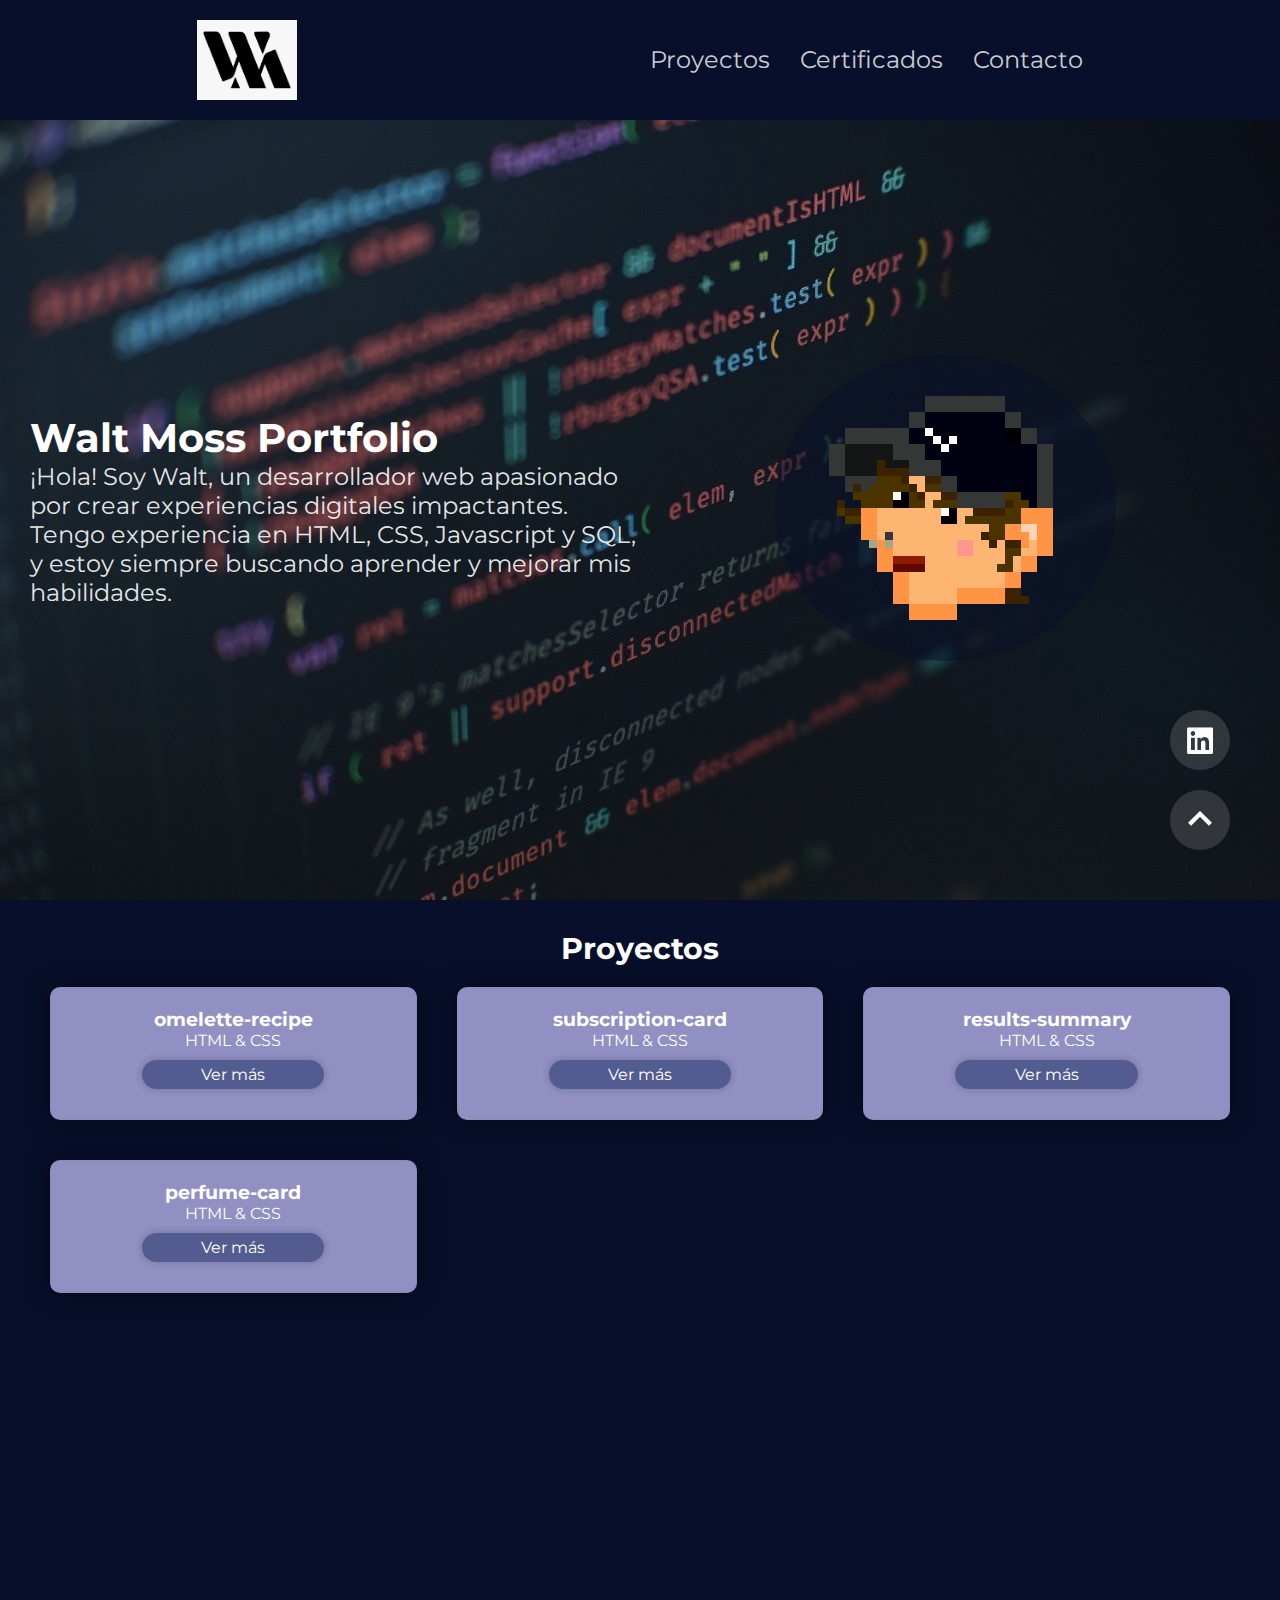
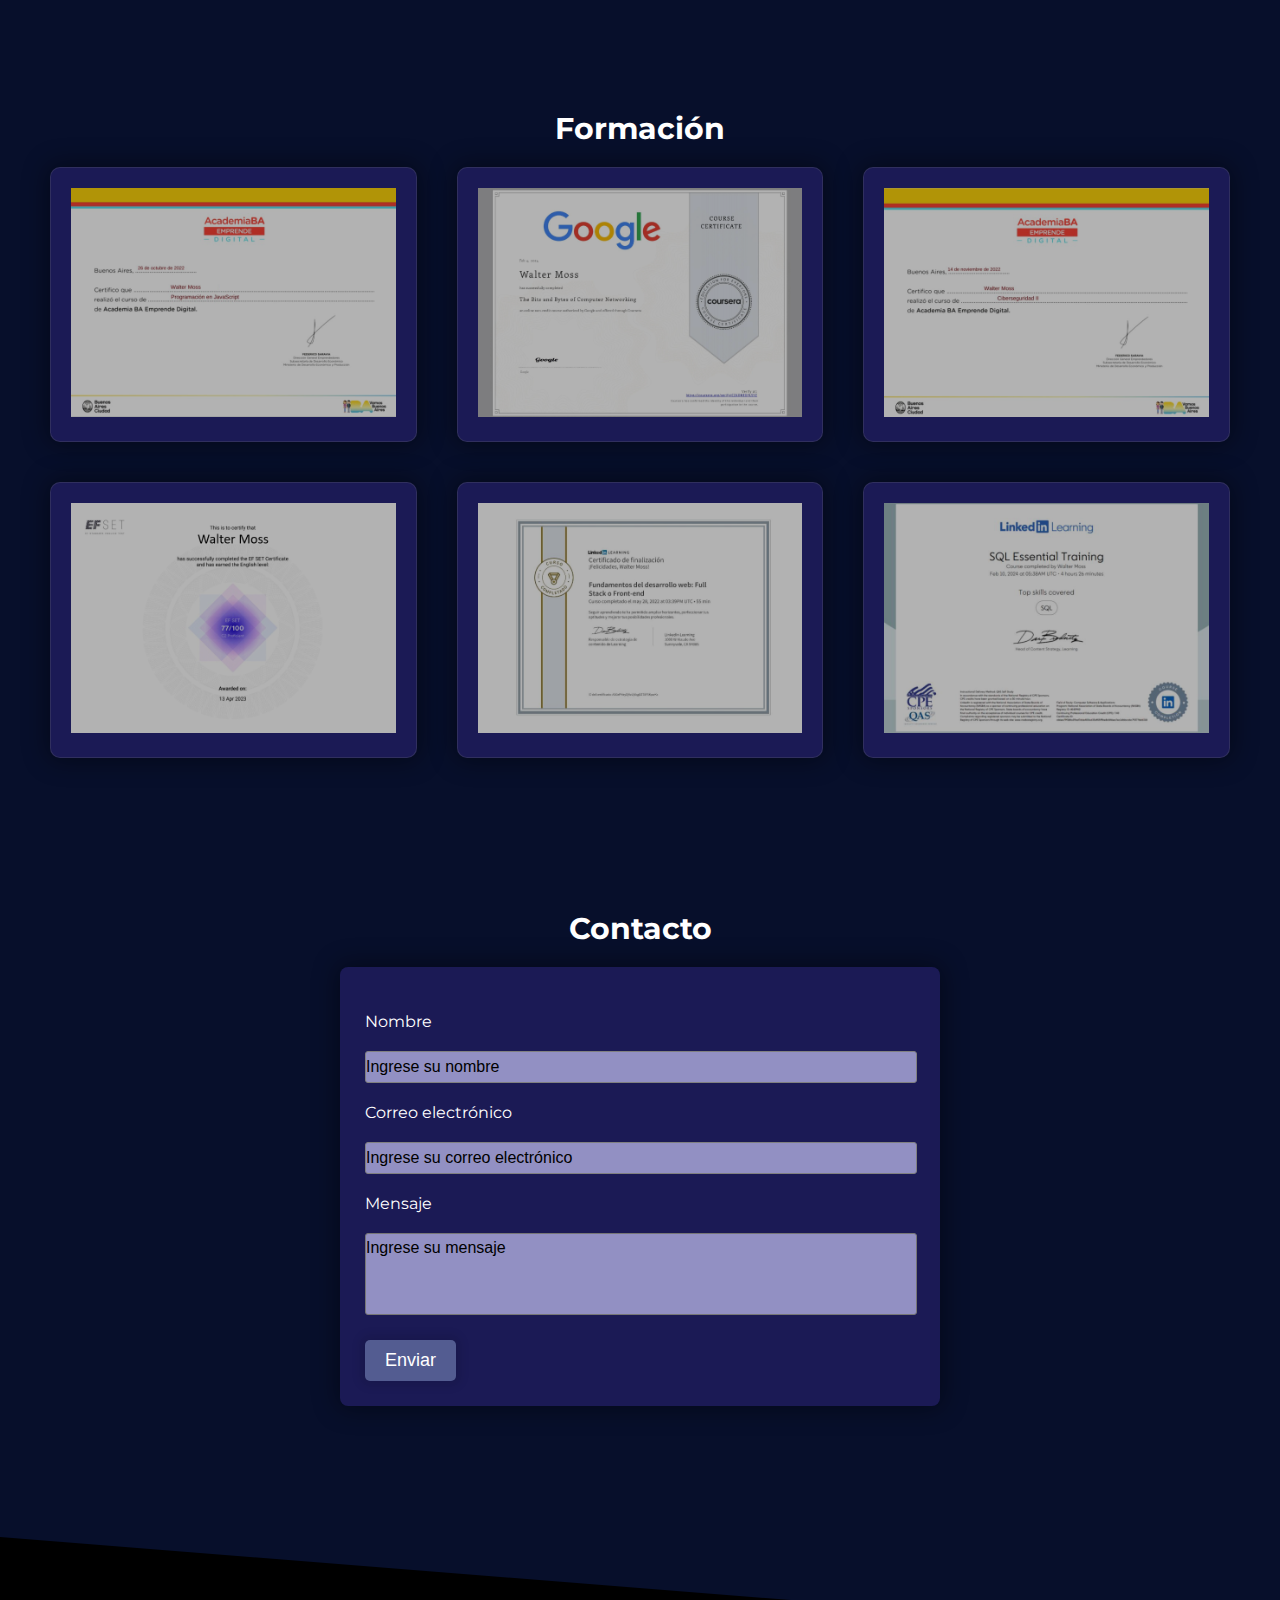
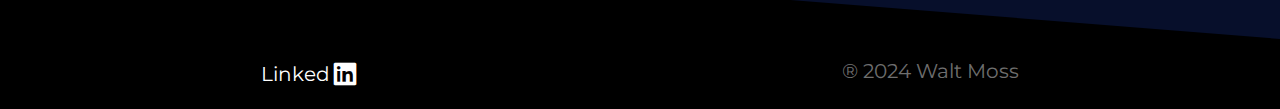
<file: index.html>
<!DOCTYPE html>
<html lang="es">
  <head>
    <meta charset="UTF-8" />
    <meta name="viewport" content="width=device-width, initial-scale=1.0" />
    <title>WMoss Portfolio</title>
    <link rel="stylesheet" href="./styles/style.css" />
    <link rel="icon" href="assets/wmicon.jpg" />
    <!-- Google Fonts -->
    <link rel="preconnect" href="https://fonts.googleapis.com" />
    <link rel="preconnect" href="https://fonts.gstatic.com" crossorigin />
    <link
      href="https://fonts.googleapis.com/css2?family=Fraunces:ital,opsz,wght@0,9..144,100..900;1,9..144,100..900&family=Montserrat:ital,wght@0,100..900;1,100..900&display=swap"
      rel="stylesheet"
    />
    <!-- Boxicons -->
    <link
      href="https://unpkg.com/boxicons@2.1.4/css/boxicons.min.css"
      rel="stylesheet"
    />
  </head>
  <body>
    <header>
      <img src="assets/wmicon.jpg" alt="" />
      <nav>
        <ul>
          <li><a href="#projects">Proyectos</a></li>
          <li><a href="#education">Certificados</a></li>
          <li><a href="#contact">Contacto</a></li>
        </ul>
      </nav>
    </header>
    <main>
      <section id="banner">
        <div class="banner-text">
          <h1>Walt Moss Portfolio</h1>
          <p>
            ¡Hola! Soy Walt, un desarrollador web apasionado por crear
            experiencias digitales impactantes. Tengo experiencia en HTML, CSS,
            Javascript y SQL, y estoy siempre buscando aprender y mejorar mis
            habilidades.
          </p>
        </div>
        <div class="banner-img"><img src="./assets/w.png" alt="" /></div>
      </section>
      <section id="projects">
        <h2>Proyectos</h2>
        <div class="projects-grid-container">
          <div class="projects-card">
            <h3>omelette-recipe</h3>
            <p>HTML & CSS</p>
            <a href="./omelette-recipe/omelette-recipe.html" target="_blank"
              >Ver más</a
            >
          </div>
          <div class="projects-card">
            <h3>subscription-card</h3>
            <p>HTML & CSS</p>
            <a href="./subscription-card/subscription-card.html" target="_blank"
              >Ver más</a
            >
          </div>
          <div class="projects-card">
            <h3>results-summary</h3>
            <p>HTML & CSS</p>
            <a href="./results-summary/results-summary.html" target="_blank"
              >Ver más</a
            >
          </div>
          <div class="projects-card">
            <h3>perfume-card</h3>
            <p>HTML & CSS</p>
            <a href="./perfume-card/perfume-card.html" target="_blank"
              >Ver más</a
            >
          </div>
        </div>
      </section>
      <section id="education">
        <h2>Formación</h2>
        <div class="education-grid-container">
          <div class="education-card">
            <div class="education-img-container">
              <img src="./assets/academiaba.png" alt="" />
            </div>
          </div>
          <div class="education-card">
            <div class="education-img-container">
              <img src="./assets/bitsandbytes.png" alt="" />
            </div>
          </div>
          <div class="education-card">
            <div class="education-img-container">
              <img src="./assets/ciberseguridad.png" alt="" />
            </div>
          </div>
          <div class="education-card">
            <div class="education-img-container">
              <img src="./assets/efset.png" alt="" />
            </div>
          </div>
          <div class="education-card">
            <div class="education-img-container">
              <img src="./assets/fullstack.png" alt="" />
            </div>
          </div>
          <div class="education-card">
            <div class="education-img-container">
              <img src="./assets/sql.png" alt="" />
            </div>
          </div>
        </div>
      </section>
      <section id="contact">
        <h2>Contacto</h2>
        <form action="https://formspree.io/f/mnqelopo" method="POST">
          <label
            >Nombre
            <input
              id="name"
              name="name"
              type="text"
              placeholder="Ingrese su nombre"
              required
          /></label>
          <label
            >Correo electrónico
            <input
              id="email"
              name="email"
              type="email"
              placeholder="Ingrese su correo electrónico"
              required
          /></label>
          <label>
            Mensaje
            <textarea
              name="textarea"
              placeholder="Ingrese su mensaje"
              required
            ></textarea>
          </label>
          <button type="submit">Enviar</button>
        </form>
      </section>
      <!-- Scroll-up button -->
      <a class="scroll-up" href="#"><i class="bx bx-chevron-up"></i></a>
      <!-- LinkedIn button -->
      <a
        href="https://www.linkedin.com/in/walt-moss/"
        class="linkedin"
        target="_blank"
        ><i class="bx bxl-linkedin-square"></i
      ></a>
      <!-- Separator -->
      <div class="separator"></div>
    </main>
    <footer>
      <a href="https://www.linkedin.com/in/walt-moss/" target="_blank"
        >Linked <i class="bx bxl-linkedin-square"></i
      ></a>
      <p>® 2024 Walt Moss</p>
    </footer>
  </body>
</html>
</file>
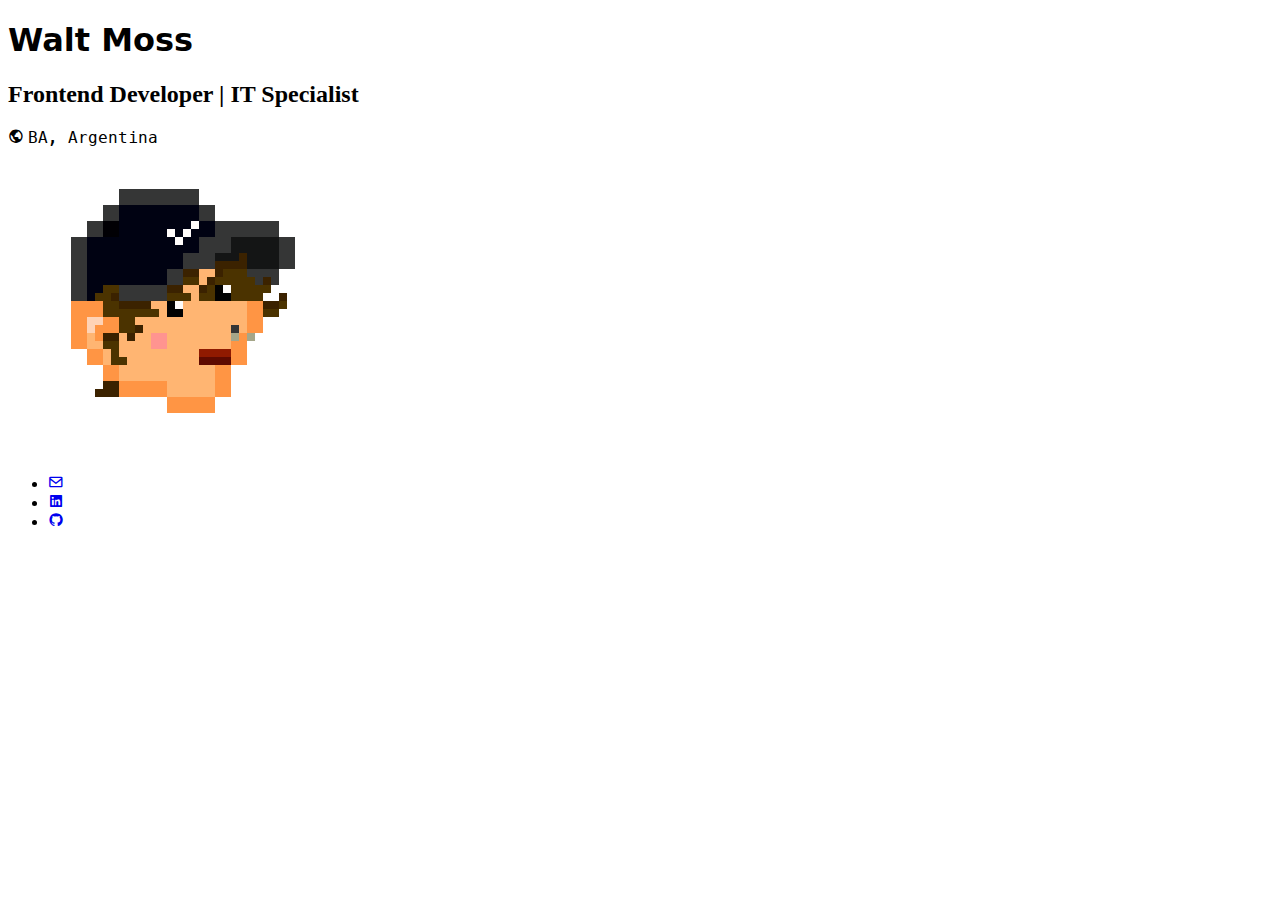
<file: new-portfolio-version/index.html>
<!DOCTYPE html>
<html lang="en">
  <head>
    <meta charset="UTF-8" />
    <meta name="viewport" content="width=device-width, initial-scale=1.0" />
    <title>Portfolio | Walt Moss</title>
    <link rel="stylesheet" href="./styles/style.css" />
    <link
      href="https://unpkg.com/boxicons@2.1.4/css/boxicons.min.css"
      rel="stylesheet"
    />
  </head>
  <body>
    <main>
      <section>
        <div>
          <h1>Walt Moss</h1>
          <h2>Frontend Developer | IT Specialist</h2>
          <div>
            <i class="bx bx-world"></i>
            <span>BA, Argentina</span>
          </div>
        </div>
        <div>
          <img
            src="./assets/img/w.png"
            alt="Foto de perfil"
            title="Foto de perfil"
          />
        </div>
        <ul id="social-list"></ul>
      </section>
      <section></section>
      <section></section>
      <section></section>
    </main>
    <script src="./app/main.js"></script>
  </body>
</html>
</file>
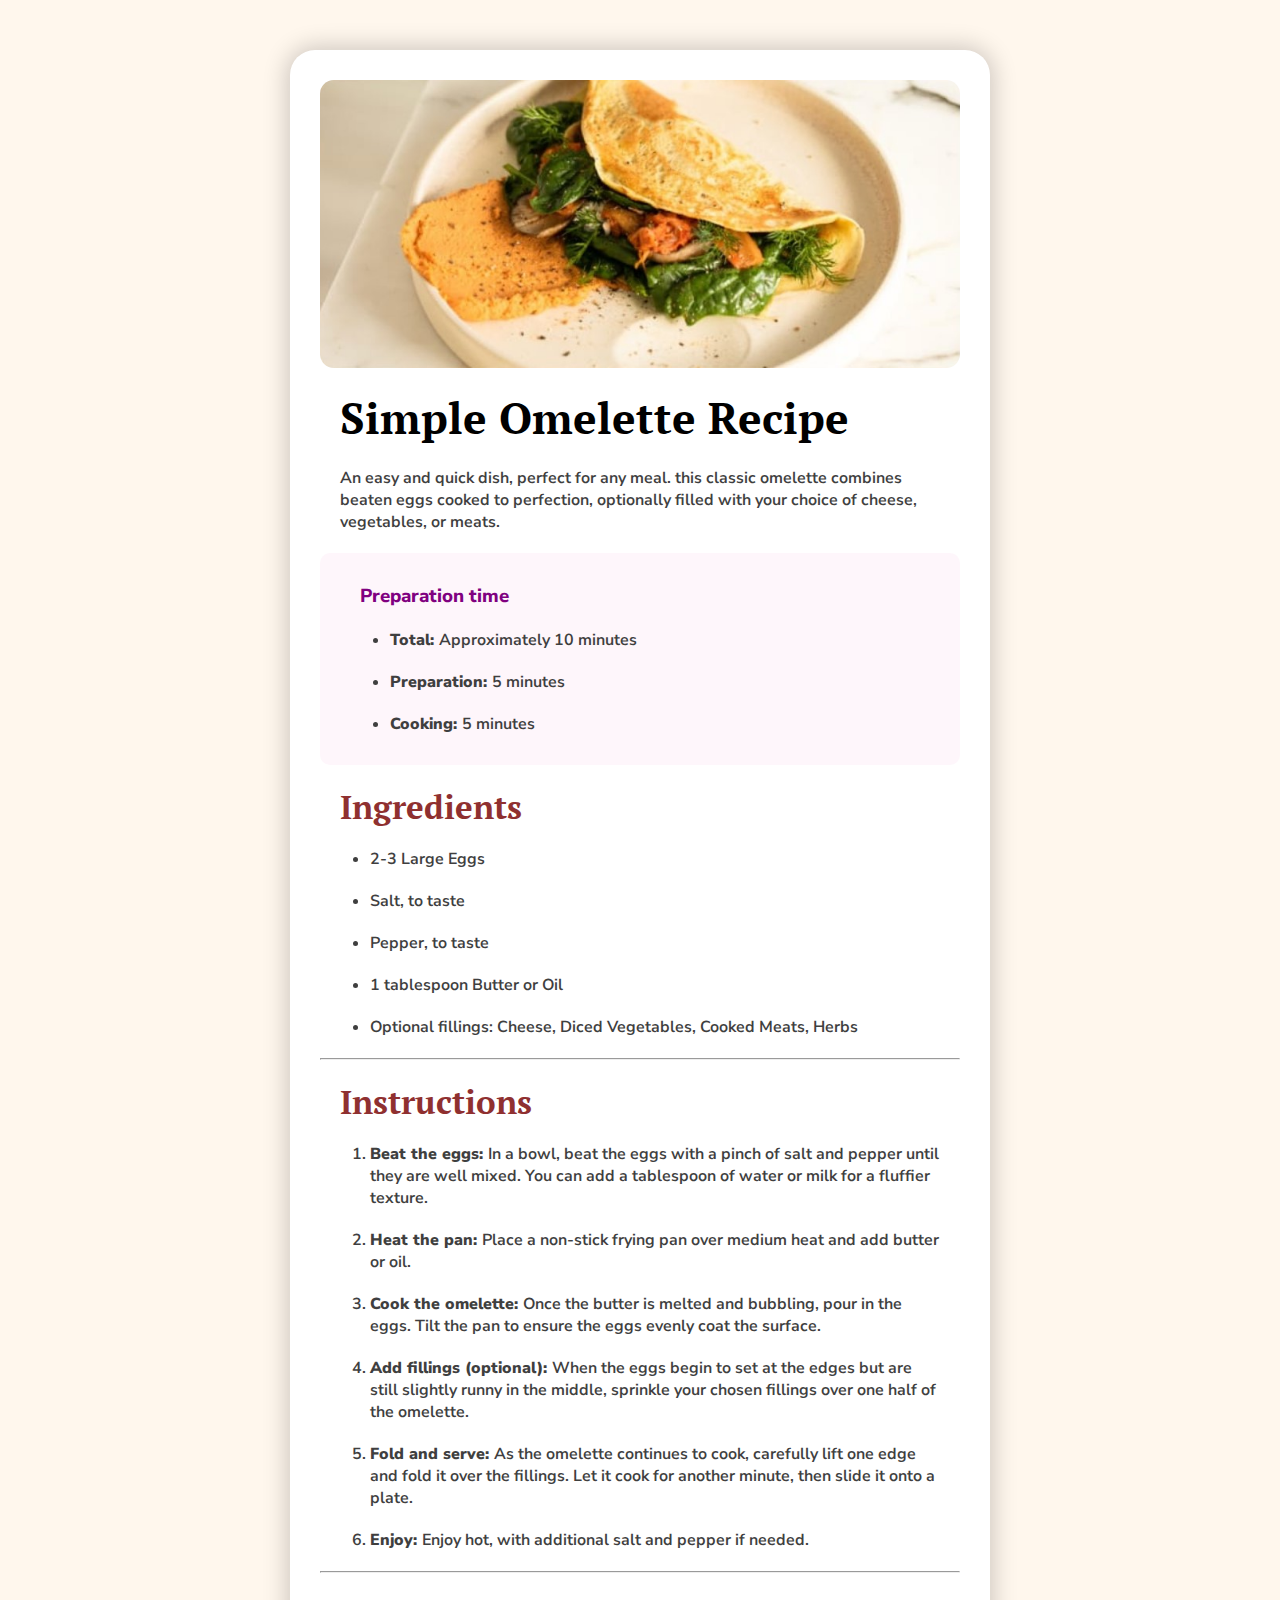
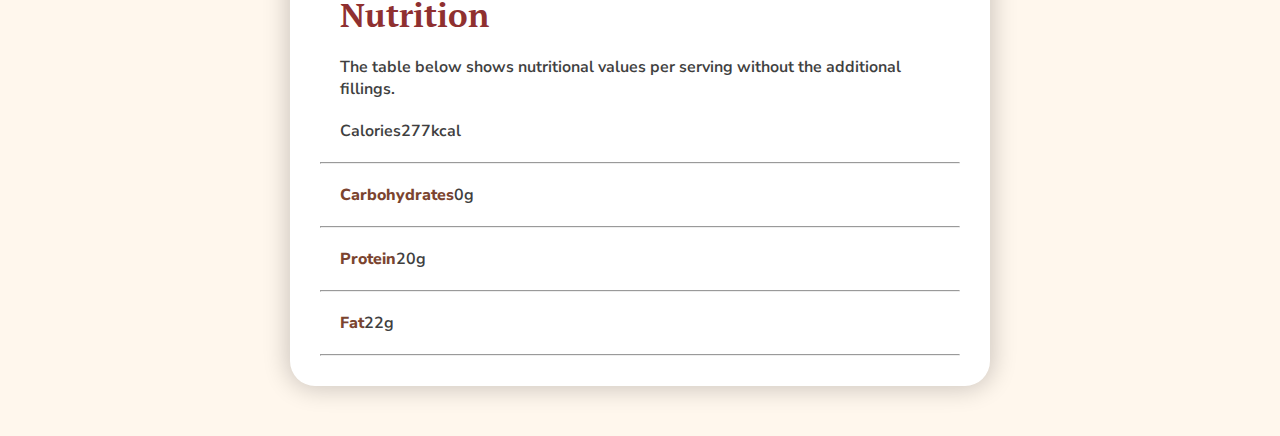
<file: omelette-recipe/index.html>
<!DOCTYPE html>
<html lang="es">
  <head>
    <meta charset="UTF-8" />
    <meta name="viewport" content="width=device-width, initial-scale=1.0" />
    <!-- CSS -->
    <link rel="stylesheet" href="./styles/style.css" />
    <!-- Font -->
    <link rel="preconnect" href="https://fonts.googleapis.com" />
    <link rel="preconnect" href="https://fonts.gstatic.com" crossorigin />
    <link
      href="https://fonts.googleapis.com/css2?family=PT+Serif:ital,wght@0,400;0,700;1,400;1,700&display=swap"
      rel="stylesheet"
    />
    <link rel="preconnect" href="https://fonts.googleapis.com" />
    <link rel="preconnect" href="https://fonts.gstatic.com" crossorigin />
    <link
      href="https://fonts.googleapis.com/css2?family=Nunito+Sans:ital,opsz,wght@0,6..12,200..1000;1,6..12,200..1000&family=PT+Serif:ital,wght@0,400;0,700;1,400;1,700&display=swap"
      rel="stylesheet"
    />
    <title>Simple Omelette Recipe</title>
  </head>
  <body>
    <!-- Main container -->
    <article>
      <!-- Title and description -->
      <section>
        <div class="div-omelette">
          <img class="img-omelette" src="./assets/omelette.jpg" alt="" />
        </div>
        <h1>Simple Omelette Recipe</h1>
        <p>
          An easy and quick dish, perfect for any meal. this classic omelette
          combines beaten eggs cooked to perfection, optionally filled with your
          choice of cheese, vegetables, or meats.
        </p>
        <div class="prep-time">
          <h3>Preparation time</h3>
          <ul>
            <li><strong>Total: </strong>Approximately 10 minutes</li>
            <li><strong>Preparation: </strong> 5 minutes</li>
            <li><strong>Cooking: </strong> 5 minutes</li>
          </ul>
        </div>
      </section>
      <!-- Igredients and instructions -->
      <section>
        <div>
          <h2>Ingredients</h2>
          <ul>
            <li>2-3 Large Eggs</li>
            <li>Salt, to taste</li>
            <li>Pepper, to taste</li>
            <li>1 tablespoon Butter or Oil</li>
            <li>
              Optional fillings: Cheese, Diced Vegetables, Cooked Meats, Herbs
            </li>
          </ul>
        </div>
        <hr />
        <h2>Instructions</h2>
        <ol>
          <li>
            <strong>Beat the eggs: </strong>In a bowl, beat the eggs with a
            pinch of salt and pepper until they are well mixed. You can add a
            tablespoon of water or milk for a fluffier texture.
          </li>
          <li>
            <strong>Heat the pan: </strong>Place a non-stick frying pan over
            medium heat and add butter or oil.
          </li>
          <li>
            <strong>Cook the omelette: </strong>Once the butter is melted and
            bubbling, pour in the eggs. Tilt the pan to ensure the eggs evenly
            coat the surface.
          </li>
          <li>
            <strong>Add fillings (optional): </strong>When the eggs begin to set
            at the edges but are still slightly runny in the middle, sprinkle
            your chosen fillings over one half of the omelette.
          </li>
          <li>
            <strong>Fold and serve: </strong>As the omelette continues to cook,
            carefully lift one edge and fold it over the fillings. Let it cook
            for another minute, then slide it onto a plate.
          </li>
          <li>
            <strong>Enjoy: </strong>Enjoy hot, with additional salt and pepper
            if needed.
          </li>
        </ol>
      </section>
      <hr />
      <!-- Nutrition -->
      <section class="nutrition">
        <h2>Nutrition</h2>
        <p>
          The table below shows nutritional values per serving without the
          additional fillings.
        </p>

        <div class="nutrition-table">
          <p>
            <span>Calories</span><span class="nutri-num-value">277kcal</span>
          </p>
          <hr />
          <p>
            <span class="nutri-value">Carbohydrates</span
            ><span class="nutri-num-value">0g</span>
          </p>
          <hr />
          <p>
            <span class="nutri-value">Protein</span
            ><span class="nutri-num-value">20g</span>
          </p>
          <hr />
          <p>
            <span class="nutri-value">Fat</span
            ><span class="nutri-num-value">22g</span>
          </p>
          <hr />
        </div>
      </section>
    </article>
  </body>
</html>
</file>
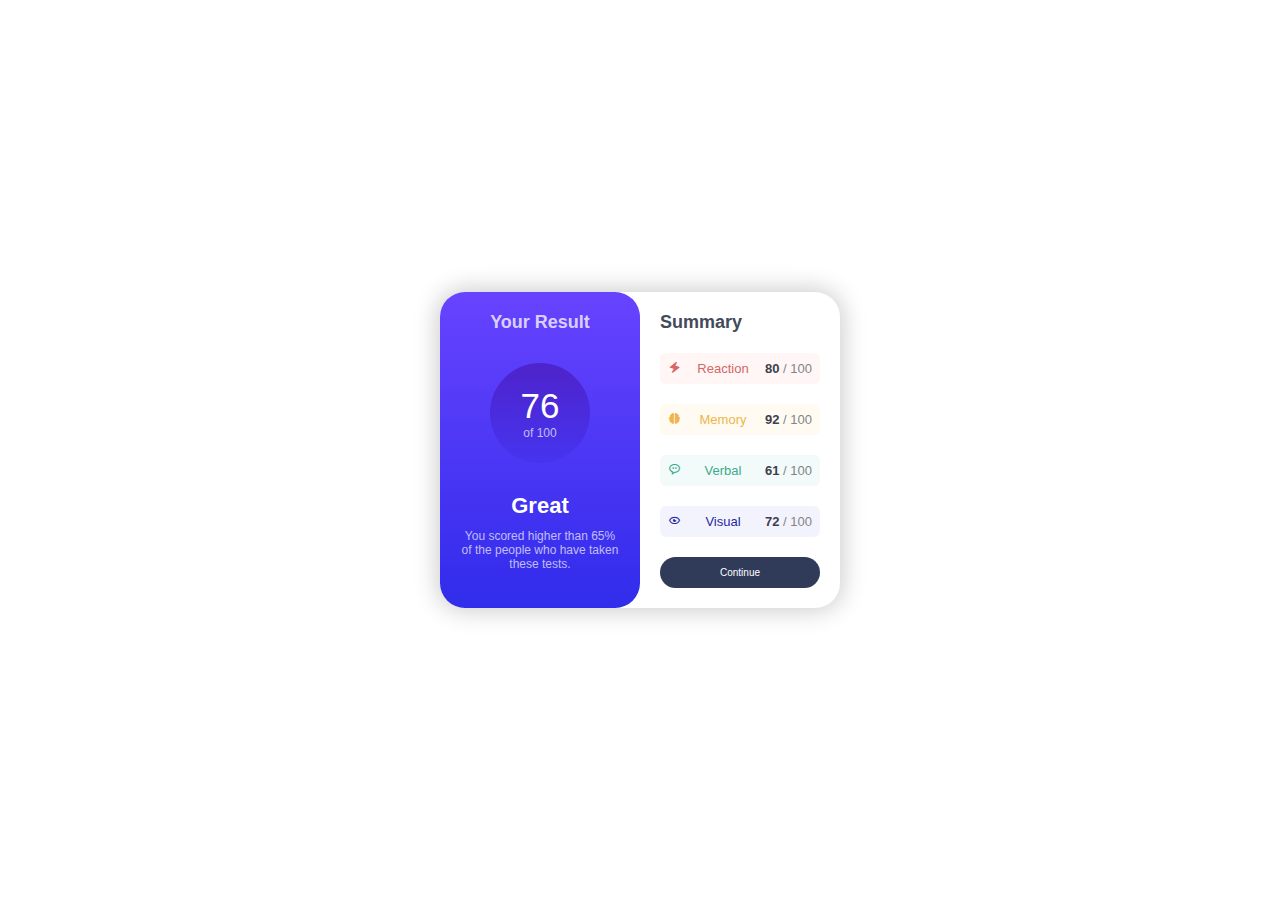
<file: results-summary/index.html>
<!DOCTYPE html>
<html lang="en">
  <head>
    <meta charset="UTF-8" />
    <meta name="viewport" content="width=device-width, initial-scale=1.0" />
    <title>results-summary</title>
    <link rel="stylesheet" href="./styles/style.css" />
    <!-- Boxicons CSS -->
    <link
      href="https://unpkg.com/boxicons@2.1.4/css/boxicons.min.css"
      rel="stylesheet"
    />
  </head>
  <body>
    <div class="main-container">
      <div class="result">
        <h5>Your Result</h5>
        <div class="percentage">
          <span>76</span>
          <p>of 100</p>
        </div>
        <h6>Great</h6>
        <p>
          You scored higher than 65% of the people who have taken these tests.
        </p>
      </div>

      <div class="summary">
        <h5>Summary</h5>
        <ul>
          <li class="item-1">
            <i class="bx bxs-zap"></i><span>Reaction</span>
            <span class="num"><strong>80</strong> / 100</span>
          </li>
          <li class="item-2">
            <i class="bx bxs-brain"></i><span>Memory</span>
            <span class="num"><strong>92</strong> / 100</span>
          </li>
          <li class="item-3">
            <i class="bx bx-message-rounded-dots"></i><span>Verbal</span>
            <span class="num"><strong>61</strong> / 100</span>
          </li>
          <li class="item-4">
            <i class="bx bx-show-alt"></i><span>Visual</span>
            <span class="num"><strong>72</strong> / 100</span>
          </li>
        </ul>
        <button>Continue</button>
      </div>
    </div>
  </body>
</html>
</file>
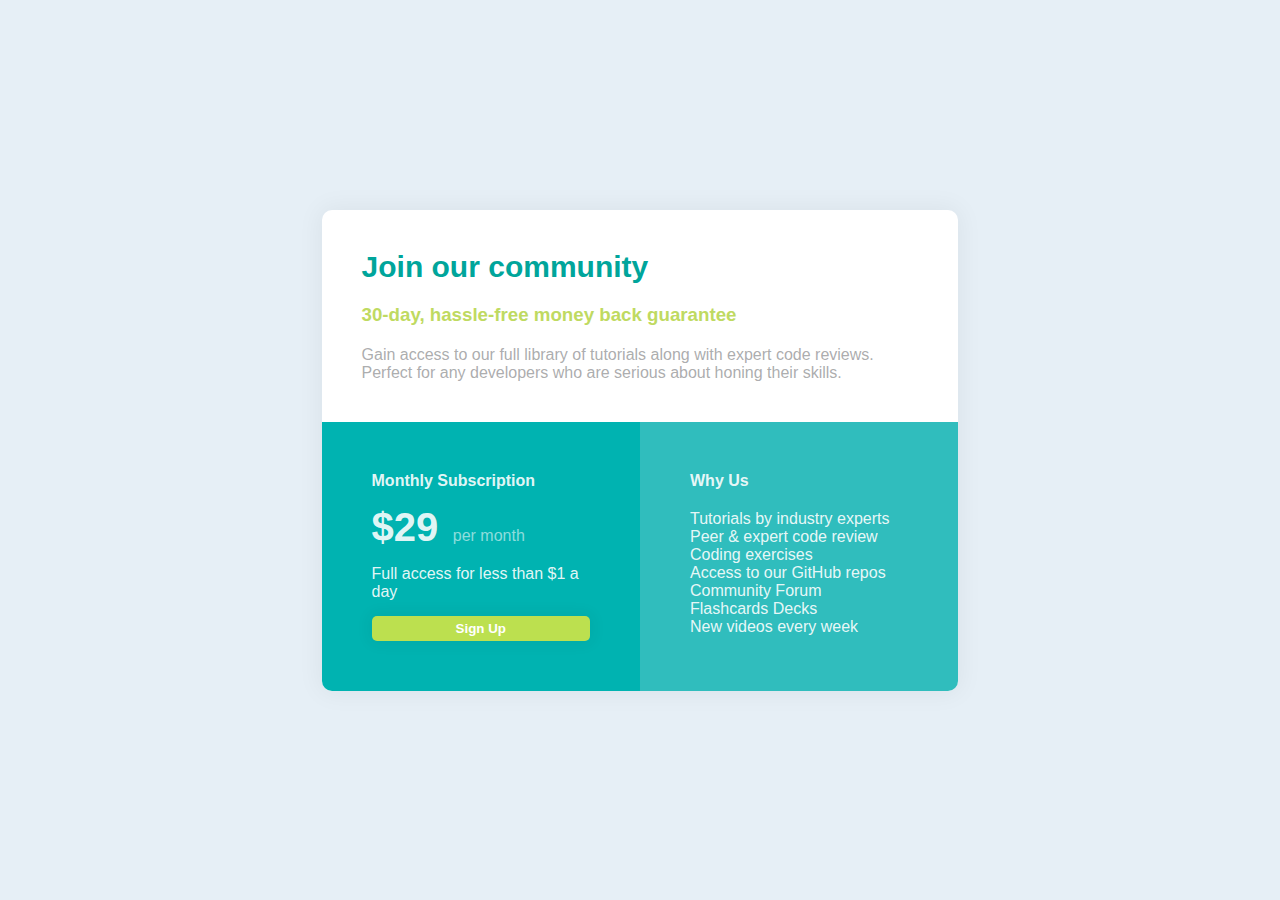
<file: single-price-grid-component/index.html>
<!DOCTYPE html>
<html lang="en">
  <head>
    <meta charset="UTF-8" />
    <meta name="viewport" content="width=device-width, initial-scale=1.0" />
    <title>single-price-grid-component</title>
    <link rel="stylesheet" href="styles/style.css" />
  </head>
  <body>
    <article>
      <div class="first-half">
        <h2>Join our community</h2>
        <h3>30-day, hassle-free money back guarantee</h3>
        <div>
          <p>
            Gain access to our full library of tutorials along with expert code
            reviews.
          </p>
          <p>
            Perfect for any developers who are serious about honing their
            skills.
          </p>
        </div>
      </div>
      <div class="second-half">
        <div class="sub1">
          <h4>Monthly Subscription</h4>
          <p><strong>$29</strong> <span>per month</span></p>
          <p>Full access for less than $1 a day</p>
          <button>Sign Up</button>
        </div>
        <div class="sub2">
          <h4>Why Us</h4>
          <ul>
            <li>Tutorials by industry experts</li>
            <li>Peer & expert code review</li>
            <li>Coding exercises</li>
            <li>Access to our GitHub repos</li>
            <li>Community Forum</li>
            <li>Flashcards Decks</li>
            <li>New videos every week</li>
          </ul>
        </div>
      </div>
    </article>
    <script src="js/app.js"></script>
  </body>
</html>
</file>
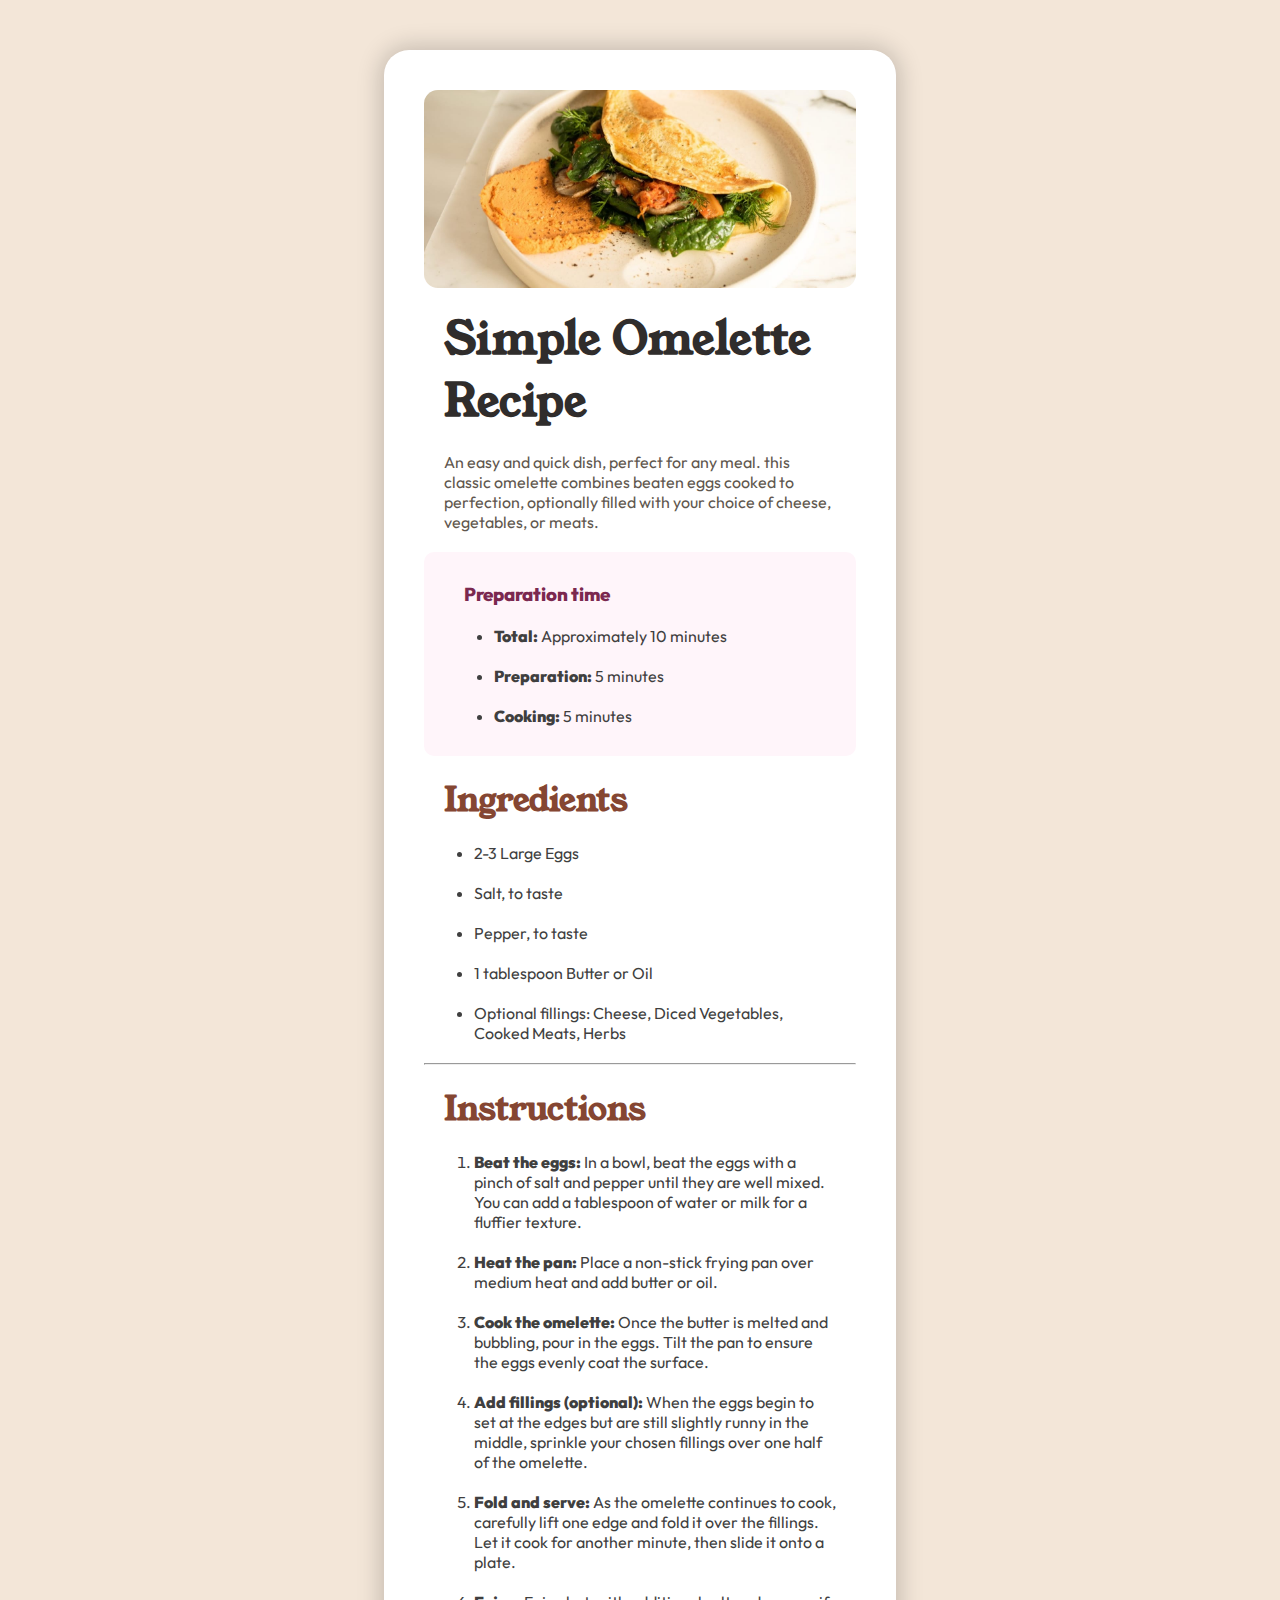
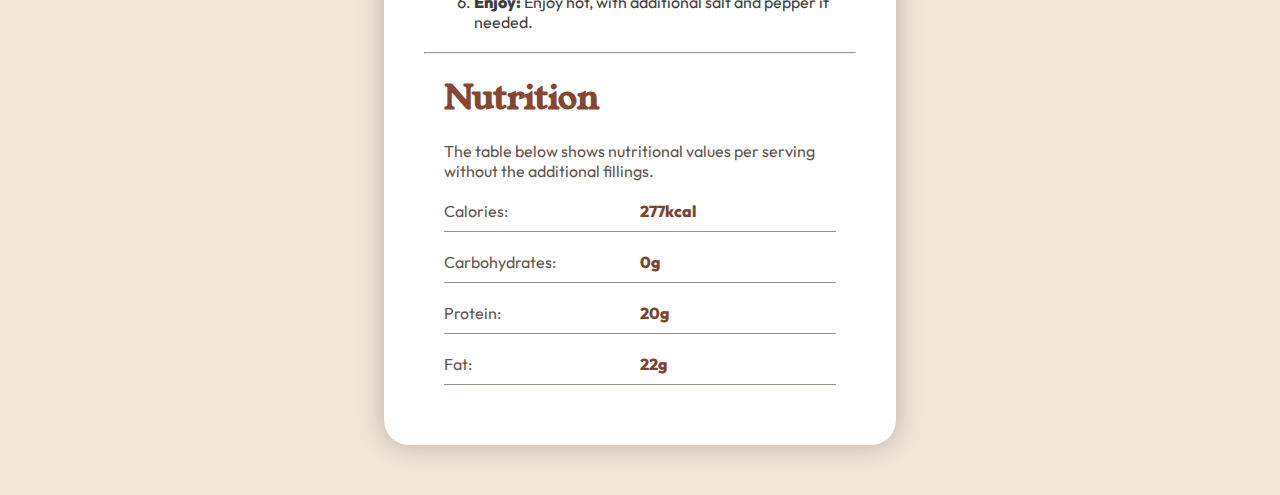
<file: omelette-recipe/omelette-recipe.html>
<!DOCTYPE html>
<html lang="en">
  <head>
    <meta charset="UTF-8" />
    <meta name="viewport" content="width=device-width, initial-scale=1.0" />
    <!-- CSS -->
    <link rel="stylesheet" href="./style.css" />
    <!-- Font -->
    <link rel="preconnect" href="https://fonts.googleapis.com">
    <link rel="preconnect" href="https://fonts.gstatic.com" crossorigin>
    <link href="https://fonts.googleapis.com/css2?family=Outfit:wght@100..900&family=Young+Serif&display=swap" rel="stylesheet">
    <title>omelette-recipe</title>
  </head>
  <body>
    <!-- Main container -->
    <article>
      <!-- Title and description -->
      <section>
        <div class="div-omelette">
          <img class="img-omelette" src="./omelette.jpeg" alt="" />
        </div>
        <h1>Simple Omelette Recipe</h1>
        <p>
          An easy and quick dish, perfect for any meal. this classic omelette
          combines beaten eggs cooked to perfection, optionally filled with your
          choice of cheese, vegetables, or meats.
        </p>
        <div class="prep-time">
          <h3>Preparation time</h3>
          <ul>
            <li><strong>Total: </strong>Approximately 10 minutes</li>
            <li><strong>Preparation: </strong> 5 minutes</li>
            <li><strong>Cooking: </strong> 5 minutes</li>
          </ul>
        </div>
      </section>
      <!-- Igredients and instructions -->
      <section>
        <div>
          <h2>Ingredients</h2>
          <ul>
            <li>2-3 Large Eggs</li>
            <li>Salt, to taste</li>
            <li>Pepper, to taste</li>
            <li>1 tablespoon Butter or Oil</li>
            <li>
              Optional fillings: Cheese, Diced Vegetables, Cooked Meats, Herbs
            </li>
          </ul>
        </div>
        <hr />
        <h2>Instructions</h2>
        <ol>
          <li>
            <strong>Beat the eggs: </strong>In a bowl, beat the eggs with a
            pinch of salt and pepper until they are well mixed. You can add a
            tablespoon of water or milk for a fluffier texture.
          </li>
          <li>
            <strong>Heat the pan: </strong>Place a non-stick frying pan over
            medium heat and add butter or oil.
          </li>
          <li>
            <strong>Cook the omelette: </strong>Once the butter is melted and
            bubbling, pour in the eggs. Tilt the pan to ensure the eggs evenly
            coat the surface.
          </li>
          <li>
            <strong>Add fillings (optional): </strong>When the eggs begin to set
            at the edges but are still slightly runny in the middle, sprinkle
            your chosen fillings over one half of the omelette.
          </li>
          <li>
            <strong>Fold and serve: </strong>As the omelette continues to cook,
            carefully lift one edge and fold it over the fillings. Let it cook
            for another minute, then slide it onto a plate.
          </li>
          <li>
            <strong>Enjoy: </strong>Enjoy hot, with additional salt and pepper
            if needed.
          </li>
        </ol>
      </section>
      <hr />
      <!-- Nutrition -->
      <section class="nutrition">
        <h2>Nutrition</h2>
        <p>
          The table below shows nutritional values per serving without the
          additional fillings.
        </p>

        <div class="nutri-table">
          <p><span>Calories:</span><span class="nutri-value">277kcal</span></p>
          <p><span>Carbohydrates:</span><span class="nutri-value">0g</span></p>
          <p><span>Protein:</span><span class="nutri-value">20g</span></p>
          <p><span>Fat:</span><span class="nutri-value">22g</span></p>
        </div>
        </div>
      </section>
    </article>
  </body>
</html>
</file>
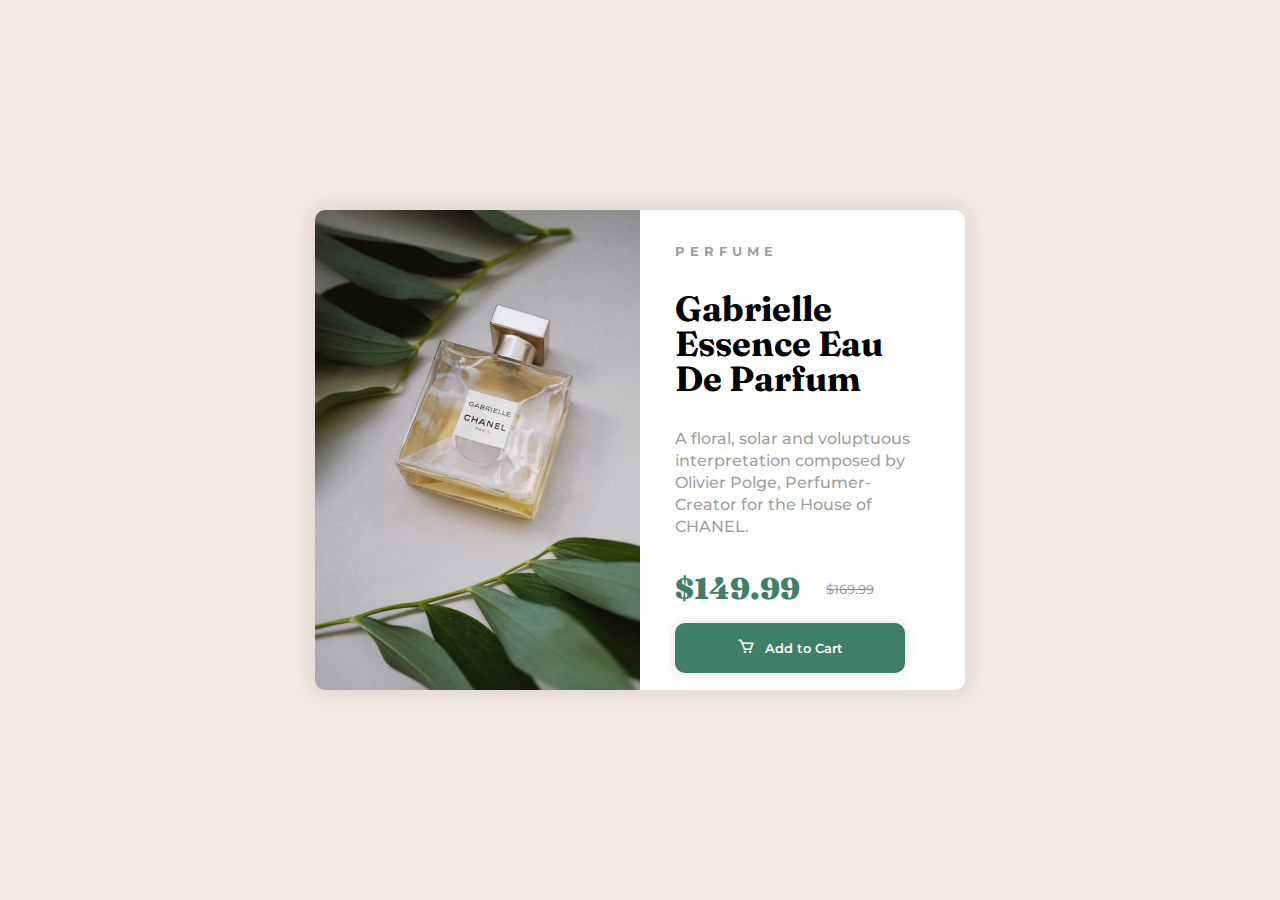
<file: perfume-card/perfume-card.html>
<!DOCTYPE html>
<html lang="en">
  <head>
    <meta charset="UTF-8" />
    <meta name="viewport" content="width=device-width, initial-scale=1.0" />
    <title>perfume-card</title>
    <link rel="stylesheet" href="./style.css" />
    <!-- Boxicons -->
    <link
      href="https://unpkg.com/boxicons@2.1.4/css/boxicons.min.css"
      rel="stylesheet"
    />
    <!-- Google Fonts -->
    <link rel="preconnect" href="https://fonts.googleapis.com" />
    <link rel="preconnect" href="https://fonts.gstatic.com" crossorigin />
    <link
      href="https://fonts.googleapis.com/css2?family=Fraunces:ital,opsz,wght@0,9..144,100..900;1,9..144,100..900&family=Montserrat:ital,wght@0,100..900;1,100..900&display=swap"
      rel="stylesheet"
    />
  </head>
  <body>
    <div class="cont">
      <div class="img__cont">
        <div class="img"></div>
      </div>
      <div class="content__cont">
        <h5>PERFUME</h5>
        <h2>Gabrielle Essence Eau De Parfum</h2>
        <p class="description">
          A floral, solar and voluptuous interpretation composed by Olivier
          Polge, Perfumer-Creator for the House of CHANEL.
        </p>
        <p class="price"><strong>$149.99</strong><span>$169.99</span></p>
        <button><i class="bx bx-cart"></i>Add to Cart</button>
      </div>
    </div>
  </body>
</html>
</file>
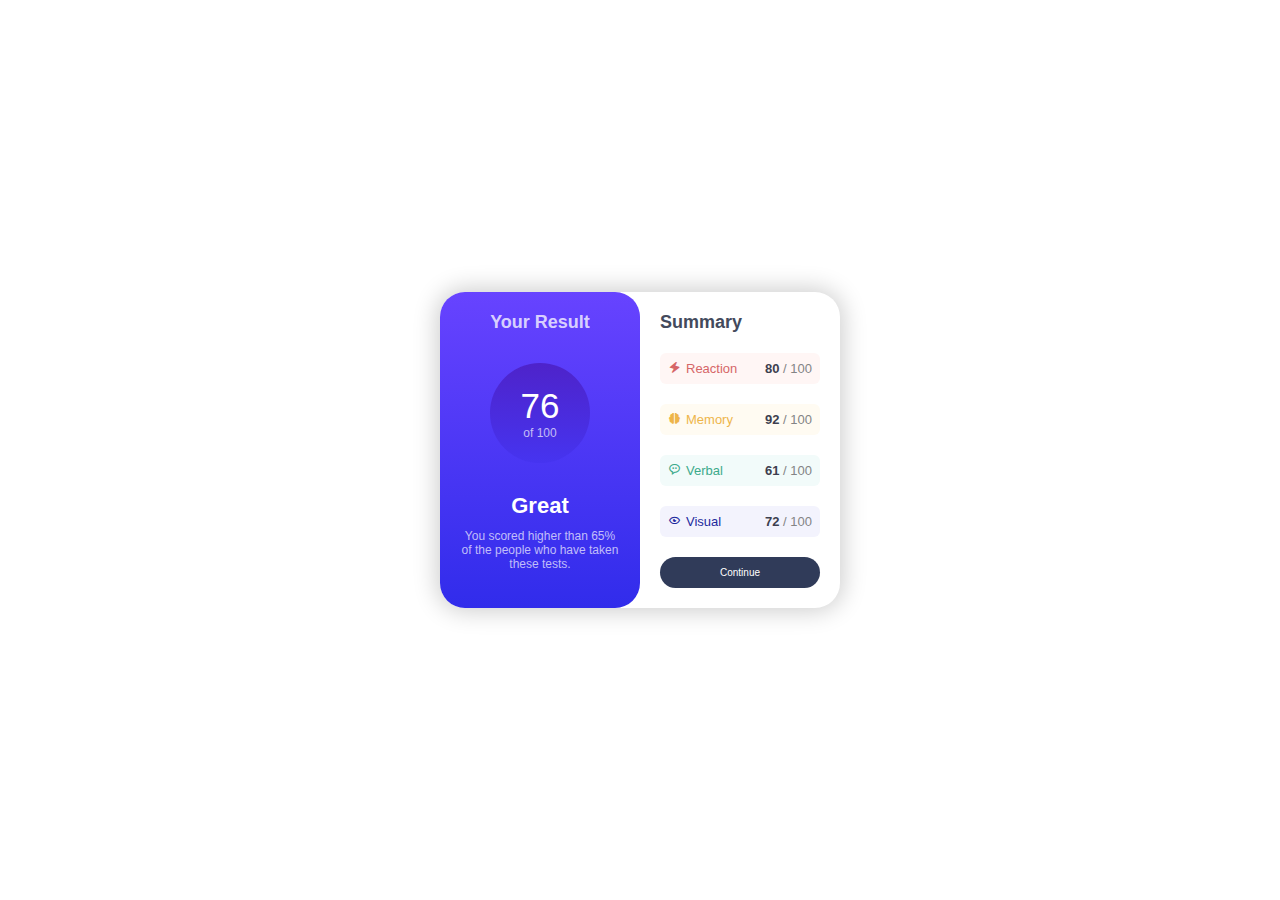
<file: results-summary/results-summary.html>
<!DOCTYPE html>
<html lang="en">
  <head>
    <meta charset="UTF-8" />
    <meta name="viewport" content="width=device-width, initial-scale=1.0" />
    <title>results-summary</title>
    <link rel="stylesheet" href="./style.css" />
    <!-- Boxicons CSS -->
    <link
      href="https://unpkg.com/boxicons@2.1.4/css/boxicons.min.css"
      rel="stylesheet"
    />
  </head>
  <body>
    <div class="main-container">
      <div class="result">
        <h5>Your Result</h5>
        <div class="percentage">
          <span>76</span>
          <p>of 100</p>
        </div>
        <h6>Great</h6>
        <p>
          You scored higher than 65% of the people who have taken these tests.
        </p>
      </div>

      <div class="summary">
        <h5>Summary</h5>
        <ul>
          <li class="item-1">
            <span><i class="bx bxs-zap"></i><span>Reaction</span></span>
            <span class="num"><strong>80</strong> / 100</span>
          </li>
          <li class="item-2">
            <span><i class="bx bxs-brain"></i><span>Memory</span></span>
            <span class="num"><strong>92</strong> / 100</span>
          </li>
          <li class="item-3">
            <span
              ><i class="bx bx-message-rounded-dots"></i
              ><span>Verbal</span></span
            >
            <span class="num"><strong>61</strong> / 100</span>
          </li>
          <li class="item-4">
            <span><i class="bx bx-show-alt"></i><span>Visual</span></span>
            <span class="num"><strong>72</strong> / 100</span>
          </li>
        </ul>
        <button>Continue</button>
      </div>
    </div>
  </body>
</html>
</file>
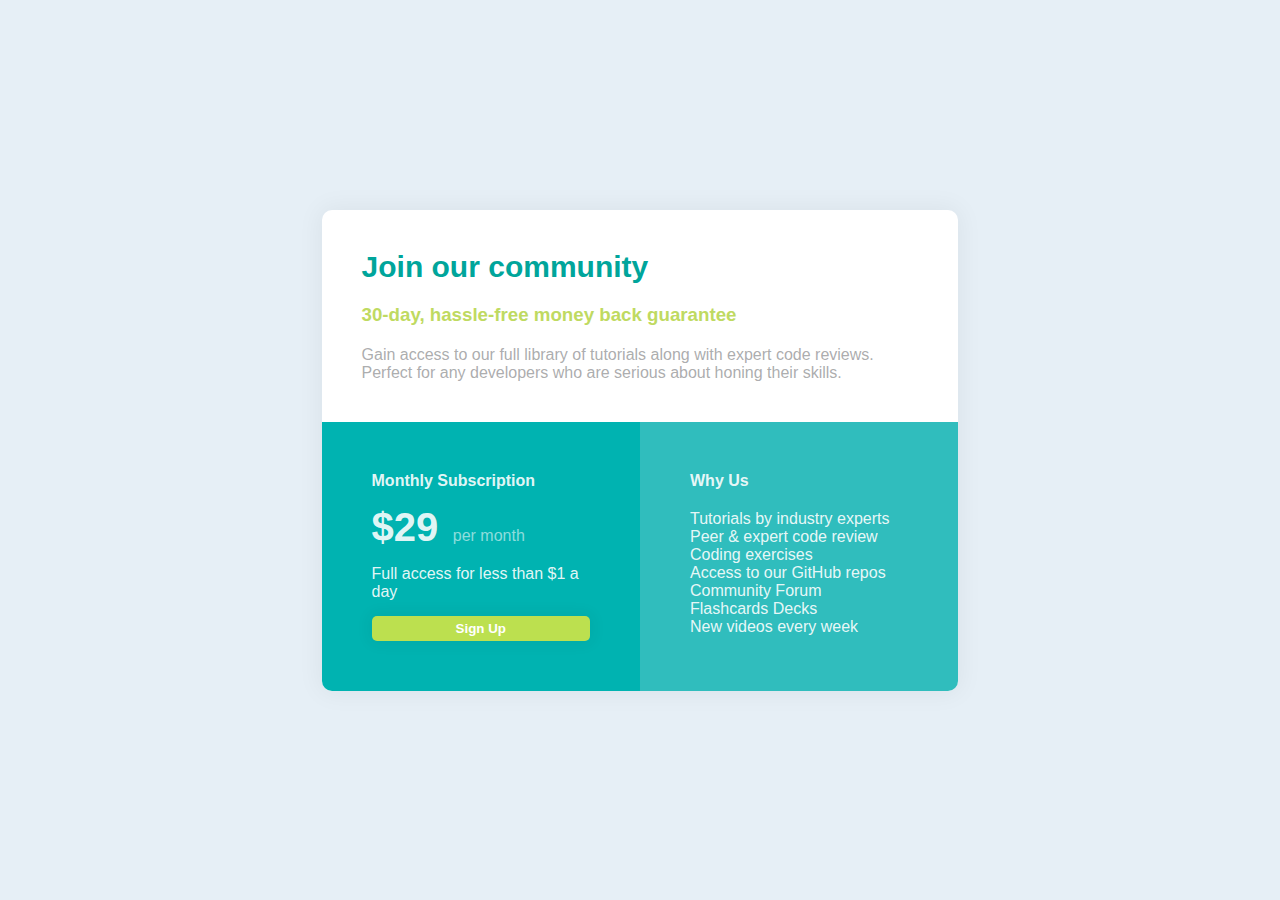
<file: subscription-card/subscription-card.html>
<!DOCTYPE html>
<html lang="en">
  <head>
    <meta charset="UTF-8" />
    <meta name="viewport" content="width=device-width, initial-scale=1.0" />
    <title>subscription-card</title>
    <link rel="stylesheet" href="./style.css" />
  </head>
  <body>
    <article>
      <div class="first-half">
        <h2>Join our community</h2>
        <h3>30-day, hassle-free money back guarantee</h3>
        <div>
          <p>
            Gain access to our full library of tutorials along with expert code
            reviews.
          </p>
          <p>
            Perfect for any developers who are serious about honing their
            skills.
          </p>
        </div>
      </div>
      <div class="second-half">
        <div class="sub1">
          <h4>Monthly Subscription</h4>
          <p><strong>$29</strong> <span>per month</span></p>
          <p>Full access for less than $1 a day</p>
          <button>Sign Up</button>
        </div>
        <div class="sub2">
          <h4>Why Us</h4>
          <ul>
            <li>Tutorials by industry experts</li>
            <li>Peer & expert code review</li>
            <li>Coding exercises</li>
            <li>Access to our GitHub repos</li>
            <li>Community Forum</li>
            <li>Flashcards Decks</li>
            <li>New videos every week</li>
          </ul>
        </div>
      </div>
    </article>
    <script src="./app.js"></script>
  </body>
</html>
</file>
<file: styles/style.css>
* {
    margin: 0;
    padding:  0;
    scroll-behavior: smooth;
    
}

/* Variables */
:root {
    --color-1: #535C91;
    --color-2: #9290C3;
    --color-3: #070F2B;
    --color-4: #1B1A55;
    
}

/* General */

body {
    color:white;
    font-family: "Montserrat", sans-serif;
    background-color: var(--color-3);
}

section {
    padding: 30px;
    min-height: 80vh;
}


/* Header */
header {
    display: flex;
    padding: 20px;
    align-items: center;
    justify-content: space-around;
}

header img {
    width: 100px;
}

header nav ul {
    display: flex;
    gap: 30px;
    list-style: none;
}

header nav ul li a {
    text-decoration: none;
    font-size: 24px;
    color: rgba(255, 255, 255, 0.8);
}

header nav ul li a:hover {
    color: var(--color-2);
}

/* Banner */

#banner {
    display: flex;
    align-items: center;   
    background-image:url("../assets/background.jpg");
    background-size: cover;
}

#banner .banner-text {
    width: 50%;
}

#banner .banner-img {
    width: 50%;
    text-align: center;
}

#banner .banner-img img {
    background-color:#070f2b85;
    border-radius: 50%;
    transform: scaleX(-1);
}

#banner .banner-text h1 {
    font-size: 40px;
    width: 100%;
}

#banner .banner-text p {
    width: 100%;
    font-size: 24px;
    color: rgba(255, 255, 255, 0.9);
}

/* Projects / Education */
#projects, #education {
    text-align: center;
}

#projects h2, #education h2, #contact h2 {
    font-size: 30px;
    color: white;
    text-align: center;
}

#projects .projects-grid-container, #education .education-grid-container {
    display: grid;
    grid-template-columns: repeat(3, 1fr);
    gap: 40px;
    padding: 20px;
}

#projects .projects-card, #education .education-card {
    padding: 20px;
    border: 1px solid rgba(128, 128, 128, 0.212);
    box-shadow: 0px 0px 10px 2px rgba(0, 0, 0, 0.15);
    border-radius: 10px;
    background-color: var(--color-2);
    transition: 0.3s transform;
    box-shadow: 0px 0px 25px 3px rgba(0, 0, 0, 0.4);
}

#projects .projects-card:hover, #education .education-card:hover {
    transform: scale(1.03);
}

#projects .projects-card a, #education .education-card a {
    text-decoration: none;
    padding: 5px 10px;
    display: block;
    width: 50%;
    margin: 10px auto;
    background-color: var(--color-1);
    border-radius: 20px;
    color: white;
    box-shadow: 0px 0px 5px 3px rgba(0, 0, 0, 0.1);
}

#education .education-card {
    background-color: var(--color-4);
}

#education .education-card .education-img-container img {
    width: 100%;
    filter:brightness(0.7);
    transition: 0.3s;
    
}

#education .education-card .education-img-container img:hover {
    filter: brightness(0.95);
}

/* Scroll button / Linkedin button */
.scroll-up, .linkedin {
    display: flex;
    justify-content: center;
    align-items: center;
    position: fixed;
    right: 0;
    bottom: 0;
    height: 60px;
    width: 60px;
    font-size: 50px;
    margin: 0 50px 50px 0;
    background-color: rgba(128, 128, 128, 0.3);
    border-radius: 50%;
    text-decoration: none;
    color: white;
    transition: 0.3s transform;
}

.scroll-up:hover, .linkedin:hover {
    transform: scale(1.1);
}

.linkedin {
    bottom: 80px;
    font-size: 35px;
}


/* Contact */

#contact label, #contact input, #contact textarea {
    display: block;
    margin: 20px auto;
    width: 100%;
}

#contact h2 {
    margin: 20px;
}

form {
    padding: 25px;
    border-radius: 8px;
    width: 600px;
    margin: auto;
    background-color: var(--color-4);
    box-sizing: border-box;
    box-shadow: 0px 0px 25px 3px rgba(0, 0, 0, 0.4);
}

form button {
    background-color: var(--color-1);
    color: white;
    border-radius: 5px;
    padding: 10px 20px;
    border: none;
    cursor: pointer;
    font-size: 18px;
    margin-top: 5px;
    transition: 0.3s;
    box-shadow: 0px 0px 10px 5px rgba(0, 0, 0, 0.1);
}

input {
    border: 1px solid gray;
    border-radius: 3px;
    height: 30px;
    background-color: var(--color-2);
    font-size: 18px;
}

input::placeholder {
    color: black;
    font-size: 16px;
}

textarea {
    border-radius: 3px;
    height: 80px;
    resize: none;
    background-color: var(--color-2);
    font-size: 18px;
    font-family: 'Arial';
}

textarea::placeholder {
    color: black;
    font-family:'Arial';
    font-size: 16px;
    padding: 5px 0;
}

textarea::content {
    color: white;
}

button:hover {
    background-color: var(--color-2);
}

/* Separator */
.separator {
    width: 0;
    height: 0;
    border-right: 100vw solid transparent;
    border-bottom: 8vw solid black;
    margin-top: -8vw;
}

/* Footer */
footer {
    display: flex;
    justify-content: space-around;
    padding: 20px;
    background-color: black;
    font-size: 20px;
}

footer a {
    display: flex;
    text-decoration: none;
    color: white;
    align-items: center;
}

footer a i {
    font-size: 30px;
}

footer p {
    color: rgba(255, 255, 255, 0.445);
}


/* Responsive */
@media (max-width: 880px) {
    
    /* Projects/Education */
        #projects .projects-grid-container, 
    #education .education-grid-container {
        grid-template-columns: 1fr 1fr;
    }
    
    /* Header */
    
    header {
        gap: 15px;
    }

    header nav ul li a {
        font-weight: 600;
    }

    /* Banner */
    #banner {
        padding-left: 20px;
    }
    
    #banner img {
        width: 80%;
    }
    
    #banner p {
        width: 80%;
        font-size: 30px;
    }
    
    /* Form */
    form {
        width: 100%;
        padding: 15px;
    }
}

@media (max-width: 480px) {
    /* projects/education */
    #projects .projects-grid-container, 
    #education .education-grid-container {
        grid-template-columns: 1fr;
    }
    
    /* header */
    header {
        display: flex;
        padding: 10px;
        justify-content: space-evenly;
    }
    
    header img {
        width: 100px;
    }
        
    header nav ul {
        flex-direction: column;
        gap: 15px;
        padding: 10px;
    }
    
    header nav ul li a {
        font-weight: 600;
    }
    
    /* banner */
    #banner {
        display: block;
    }
    
    #banner .banner-text {
        width: 100%;
    }

    #banner .banner-img {
        width: 100%;
    }
    
    #banner .banner-text {
        margin: 30px 0;
    }

    /* form */
    form {
        width: 100%;
        padding: 15px;
    }
    /* scroll/linkedin button */
    .scroll-up, .linkedin {
        margin: 0 15px 45px 0;
    }
}
</file>
<file: new-portfolio-version/styles/style.css>
@font-face {
  font-family: "text-font";
  src: url("../assets/font/Menlo-Regular.ttf");
}

:root {
  --title-font: system-ui, -apple-system, BlinkMacSystemFont, "Segoe UI", Roboto,
    Oxygen, Ubuntu, Cantarell, "Open Sans", "Helvetica Neue", sans-serif;
  --text-font: "text-font";
}

h1 {
  font-family: var(--title-font);
}

p,
span {
  font-family: var(--text-font);
}
</file>
<file: omelette-recipe/styles/style.css>
* {
  padding: 0;
  margin: 0;
}

body {
  background-color: rgb(255, 247, 237);
  min-height: 100vh;
}

article {
  border-radius: 25px;
  background-color: white;
  margin: 50px auto;
  width: 50%;
  padding: 30px;
  box-shadow: 0px 0px 25px 3px rgba(0, 0, 0, 0.2);
}

.div-omelette {
  display: flex;
  justify-content: center;
}

.img-omelette {
  max-width: 100%;
  border-radius: 14px;
}

.prep-time {
  background-color: rgba(252, 231, 245, 0.377);
  border-radius: 10px;
  padding: 10px 20px;
}

h1,
h2 {
  font-family: "PT Serif", serif;
  font-weight: 400;
  font-style: normal;
}

p,
li,
h3 {
  font-family: "Nunito Sans", sans-serif;
  font-optical-sizing: auto;
  font-style: normal;
  font-weight: 650;
}

h1,
li,
p,
h2,
h3 {
  margin: 20px;
}

h1 {
  font-size: 44px;
  font-weight: 800;
}

h2 {
  font-size: 33px;
  font-weight: 700;
  color: rgb(143, 48, 48);
}

h3 {
  font-weight: 800;
  color: purple;
}

p {
  color: rgb(63, 63, 63);
}

li {
  margin-left: 50px;
  color: rgb(63, 63, 63);
}

strong {
  font-weight: 850;
}

.nutri-table p {
  border-bottom: 1px solid rgb(156, 143, 138);
  padding-bottom: 10px;
}

.nutri-table p span {
  display: inline-block;
  width: 50%;
}

.nutri-value {
  color: rgb(123, 68, 47);
  font-weight: 800;
}
</file>
<file: results-summary/styles/style.css>
* {
  padding: 0;
  margin: 0;
}

body {
  /* I set the body to display:flex; in order to align it on the X axis with justify-content:center; */
  display: flex;
  justify-content: center;

  /* To align it on the Y axis with align-items, I have to set the height with height:100vh; */
  height: 100vh;
  align-items: center;
  font-family: "Gill Sans", "Gill Sans MT", Calibri, "Trebuchet MS", sans-serif;
}

.main-container {
  display: flex;
  width: 400px;
  border-radius: 25px;
  box-shadow: 0px 0px 25px 3px rgba(0, 0, 0, 0.2);
}

.result {
  width: 50%;
  background-color: #6743ff;
  background-image: linear-gradient(#6743ff, #312ceb);
  padding: 20px;
  text-align: center;
  color: white;
  border-radius: 25px;
}

.result h5,
.summary h5 {
  margin-bottom: 10px;
  font-size: 18px;
  color: rgba(255, 255, 255, 0.774);
}

.result h6 {
  font-size: 22px;
  margin-bottom: 10px;
  margin-top: 30px;
}

.result p {
  font-size: 12px;
  color: rgba(255, 255, 255, 0.692);
}

.result span {
  font-size: 35px;
}

.percentage {
  display: flex;
  flex-direction: column;
  justify-content: center;
  margin: 10px auto;
  background-color: #4a24cf;
  background-image: linear-gradient(#4e23ca, #4634f0);
  width: 100px;
  height: 100px;
  border-radius: 50%;
  margin-top: 30px;
}

.summary {
  width: 50%;
  padding: 20px;
}

.summary h5 {
  color: #434a5c;
}

.summary ul {
  list-style: none;
}

.summary ul li {
  background-color: yellowgreen;
  margin: 20px 0;
  padding: 8px;
  border-radius: 6px;
  font-size: 13px;
  display: flex;
  justify-content: space-between;
}

.summary button {
  width: 100%;
  padding: 10px 10px;
  background-color: #303b59;
  border: none;
  border-radius: 20px;
  color: white;
  font-size: 10px;
}

.summary ul .item-1 {
  background-color: #fff6f5;
  color: #d66668;
}

.summary ul .item-2 {
  background-color: #fffbf2;
  color: #eeb54a;
}

.summary ul .item-3 {
  background-color: #f2fbfa;
  color: #3daa8b;
}

.summary ul .item-4 {
  background-color: #f3f3fd;
  color: #1e2a9e;
}

.summary ul li .num {
  color: #838485;
}

.summary ul li strong {
  color: #3d3f4f;
}
</file>
<file: single-price-grid-component/styles/style.css>
* {
  padding: 0;
  margin: 0;
}

/*  */
body {
  height: 100vh;
  background-color: #e6eff6;
  display: flex;
  justify-content: center;
  align-items: center;
  font-family: "Gill Sans", "Gill Sans MT", Calibri, "Trebuchet MS", sans-serif;
}

/*  */
article {
  max-width: 60%;
  background-color: white;
  border-radius: 10px;
  box-shadow: 0px 0px 25px 3px rgba(0, 0, 0, 0.05);
  min-width: 370px;
  overflow: hidden; /* All that is outside it's outline, gets cut off */
}

/* Card's first half */
.first-half {
  padding: 40px;
}

.first-half p {
  color: #838486ad;
}

.first-half div {
  margin: 20px 0px 0px 00px;
}

/* Card's second half */
.second-half {
  display: flex;
}

.second-half button {
  width: 100%;
  padding: 5px 0;
  border-radius: 5px;
  background-color: #bce04f;
  color: white;
  font-weight: 700;
  border: none;
  cursor: pointer;
  box-shadow: 0px 0px 15px 3px rgba(0, 0, 0, 0.05);
}

.second-half button:hover {
  background-color: #abcc46;
  transition: all 0.25s ease;
}

.second-half .sub1 {
  background-color: rgb(0, 179, 177);
  padding: 50px;
  color: rgba(255, 255, 255, 0.9);
  width: 50%;
}

.second-half .sub1 p {
  margin: 15px 0 15px 0;
}

.second-half .sub2 {
  background-color: rgb(48, 189, 189);
  padding: 50px;
  color: rgba(255, 255, 255, 0.9);
  width: 50%;
}

.second-half li {
  list-style-type: none;
}

.second-half ul {
  margin-top: 20px;
}

strong {
  font-size: 40px;
}

span {
  color: #ffffff8f;
  margin-left: 10px;
}

/*  */
h2 {
  color: rgb(0, 165, 155);
  font-size: 30px;
}

h3 {
  color: rgb(191, 218, 97);
  margin-top: 20px;
}
</file>
<file: omelette-recipe/style.css>
* {
  padding: 0;
  margin: 0;
}

body {
  background-color: hsl(30, 54%, 90%);
  min-height: 100vh;
}

article {
  border-radius: 25px;
  background-color: white;
  margin: 50px auto;
  width: 40%;
  padding: 40px;
  box-sizing: border-box;
  box-shadow: 0px 0px 25px 3px rgba(0, 0, 0, 0.2);
}

.div-omelette {
  display: flex;
  justify-content: center;
}

.img-omelette {
  width: 100%;
  border-radius: 14px;
}

.prep-time {
  background-color: hsl(330, 100%, 98%);
  border-radius: 10px;
  padding: 10px 20px;
}

.prep-time li {
  font-weight: 400;
}

h1,
h2 {
  font-family: "Young Serif", serif;
  font-weight: 400;
}

p,
li,
h3 {
  font-family: "Outfit", sans-serif;
  font-optical-sizing: auto;
  font-style: normal;
  font-weight: 650;
}

h1,
li,
p,
h2,
h3 {
  margin: 20px;
}

h1 {
  font-size: 44px;
  font-weight: 800;
  color: hsl(24, 5%, 18%);
}

h2 {
  font-size: 33px;
  font-weight: 700;
  color: hsl(14, 45%, 36%);
}

h3 {
  font-weight: 800;
  color: hsl(332, 51%, 32%);
}

p {
  color: hsl(30, 10%, 34%);
  font-size: 16px;
  font-weight: 400;
}

li {
  margin-left: 50px;
  color: rgb(63, 63, 63);
  font-weight: 400;
}

strong {
  font-weight: 850;
}

.nutri-table p {
  border-bottom: 1px solid rgb(156, 143, 138);
  padding-bottom: 10px;
}

.nutri-table p span {
  display: inline-block;
  width: 50%;
}

.nutri-value {
  color: rgb(123, 68, 47);
  font-weight: 800;
}
</file>
<file: perfume-card/style.css>
* {
  margin: 0;
  padding: 0;
}

body {
  min-height: 100vh;
  display: flex;
  justify-content: center;
  align-items: center;
  background-color: #f3eae3;
}

.cont {
  display: flex;
  width: 650px;
  height: 480px;
  background-color: white;
  box-shadow: 0px 0px 25px 3px rgba(0, 0, 0, 0.1);
  border-radius: 10px;
  overflow: hidden;
}

.img__cont,
.content__cont {
  width: 50%;
}

.img__cont .img {
  background-image: url("./perfume_desktop.jpg");
  background-size: cover;
  height: 100%;
}

.content__cont {
  box-sizing: border-box;
  padding: 17px 35px;
  display: flex;
  flex-direction: column;
}

.content__cont h5,
h2,
p {
  margin: 16px 0;
}

.content__cont h5,
.description,
.price span,
button {
  font-family: "Montserrat", sans-serif;
}

.content__cont h2,
.price strong {
  font-family: "Fraunces", serif;
}

h5 {
  color: rgba(128, 128, 128, 0.774);
  letter-spacing: 5px;
  font-weight: 700;
}

h2 {
  font-size: 35px;
  font-weight: 700;
  line-height: 35px;
}

.description {
  color: rgba(128, 128, 128, 0.774);
  font-weight: 500;
  line-height: 22px;
}

.price {
  display: flex;
}

.price strong {
  font-size: 30px;
  color: #3f7e67;
  font-weight: 900;
}

.price span {
  text-decoration: line-through;
  margin: auto;
  font-size: 13px;
  color: rgba(128, 128, 128, 0.774);
  font-weight: 500;
  padding-right: 30px;
}

button {
  display: flex;
  background-color: #3f7e67;
  border: none;
  border-radius: 10px;
  height: 50px;
  width: 90%;
  color: white;
  font-weight: 600;
  justify-content: center;
  align-items: center;
  box-shadow: 0px 0px 10px 2px rgba(0, 0, 0, 0.1);
}

button i {
  font-size: 18px;
  margin: 0 10px 4px 0;
}

@media (max-width: 560px) {
  .cont {
    flex-direction: column;
    height: 100%;
    width: 420px;
    margin: 10px;
  }

  .img__cont {
    width: 100%;
  }

  .content__cont {
    width: 100%;
    padding: 20px 30px 20px 30px;
  }

  .img__cont .img {
    background-image: url("./perfume_mobile.jpg");
    background-size: cover;
    height: 250px;
    width: 100%;
  }

  .content__cont h5,
  h2,
  p {
    margin: 8px 0;
    padding-right: 50px;
  }

  .price span {
    margin: auto 20px;
  }

  button {
    width: 100%;
    align-self: center;
  }
}
</file>
<file: results-summary/style.css>
* {
  padding: 0;
  margin: 0;
}

body {
  /* I set the body to display:flex; in order to align it on the X axis with justify-content:center; */
  display: flex;
  justify-content: center;

  /* To align it on the Y axis with align-items, I have to set the height with height:100vh; */
  height: 100vh;
  align-items: center;
  font-family: "Gill Sans", "Gill Sans MT", Calibri, "Trebuchet MS", sans-serif;
}

.main-container {
  display: flex;
  width: 400px;
  border-radius: 25px;
  box-shadow: 0px 0px 25px 3px rgba(0, 0, 0, 0.2);
}

.result {
  width: 50%;
  background-color: #6743ff;
  background-image: linear-gradient(#6743ff, #312ceb);
  padding: 20px;
  text-align: center;
  color: white;
  border-radius: 25px;
}

.result h5,
.summary h5 {
  margin-bottom: 10px;
  font-size: 18px;
  color: rgba(255, 255, 255, 0.774);
}

.result h6 {
  font-size: 22px;
  margin-bottom: 10px;
  margin-top: 30px;
}

.result p {
  font-size: 12px;
  color: rgba(255, 255, 255, 0.692);
}

.result span {
  font-size: 35px;
}

.percentage {
  display: flex;
  flex-direction: column;
  justify-content: center;
  margin: 10px auto;
  background-color: #4a24cf;
  background-image: linear-gradient(#4e23ca, #4634f0);
  width: 100px;
  height: 100px;
  border-radius: 50%;
  margin-top: 30px;
}

.summary {
  width: 50%;
  padding: 20px;
}

.summary h5 {
  color: #434a5c;
}

.summary ul {
  list-style: none;
}

.summary ul li {
  background-color: yellowgreen;
  margin: 20px 0;
  padding: 8px;
  border-radius: 6px;
  font-size: 13px;
  display: flex;
  justify-content: space-between;
  align-items: center;
}

.summary ul li i {
  margin-right: 5px;
}

.summary button {
  width: 100%;
  padding: 10px 10px;
  background-color: #303b59;
  border: none;
  border-radius: 20px;
  color: white;
  font-size: 10px;
}

.summary ul .item-1 {
  background-color: #fff6f5;
  color: #d66668;
}

.summary ul .item-2 {
  background-color: #fffbf2;
  color: #eeb54a;
}

.summary ul .item-3 {
  background-color: #f2fbfa;
  color: #3daa8b;
}

.summary ul .item-4 {
  background-color: #f3f3fd;
  color: #1e2a9e;
}

.summary ul li .num {
  color: #838485;
}

.summary ul li strong {
  color: #3d3f4f;
}
</file>
<file: subscription-card/style.css>
* {
  padding: 0;
  margin: 0;
}

/*  */
body {
  height: 100vh;
  background-color: #e6eff6;
  display: flex;
  justify-content: center;
  align-items: center;
  font-family: "Gill Sans", "Gill Sans MT", Calibri, "Trebuchet MS", sans-serif;
}

/*  */
article {
  max-width: 60%;
  background-color: white;
  border-radius: 10px;
  box-shadow: 0px 0px 25px 3px rgba(0, 0, 0, 0.05);
  min-width: 370px;
  overflow: hidden; /* All that is outside it's outline, gets cut off */
}

/* Card's first half */
.first-half {
  padding: 40px;
}

.first-half p {
  color: #838486ad;
}

.first-half div {
  margin: 20px 0px 0px 00px;
}

/* Card's second half */
.second-half {
  display: flex;
}

.second-half button {
  width: 100%;
  padding: 5px 0;
  border-radius: 5px;
  background-color: #bce04f;
  color: white;
  font-weight: 700;
  border: none;
  cursor: pointer;
  box-shadow: 0px 0px 15px 3px rgba(0, 0, 0, 0.05);
}

.second-half button:hover {
  background-color: #abcc46;
  transition: all 0.25s ease;
}

.second-half .sub1 {
  background-color: rgb(0, 179, 177);
  padding: 50px;
  color: rgba(255, 255, 255, 0.9);
  width: 50%;
}

.second-half .sub1 p {
  margin: 15px 0 15px 0;
}

.second-half .sub2 {
  background-color: rgb(48, 189, 189);
  padding: 50px;
  color: rgba(255, 255, 255, 0.9);
  width: 50%;
}

.second-half li {
  list-style-type: none;
}

.second-half ul {
  margin-top: 20px;
}

strong {
  font-size: 40px;
}

span {
  color: #ffffff8f;
  margin-left: 10px;
}

/*  */
h2 {
  color: rgb(0, 165, 155);
  font-size: 30px;
}

h3 {
  color: rgb(191, 218, 97);
  margin-top: 20px;
}
</file>
